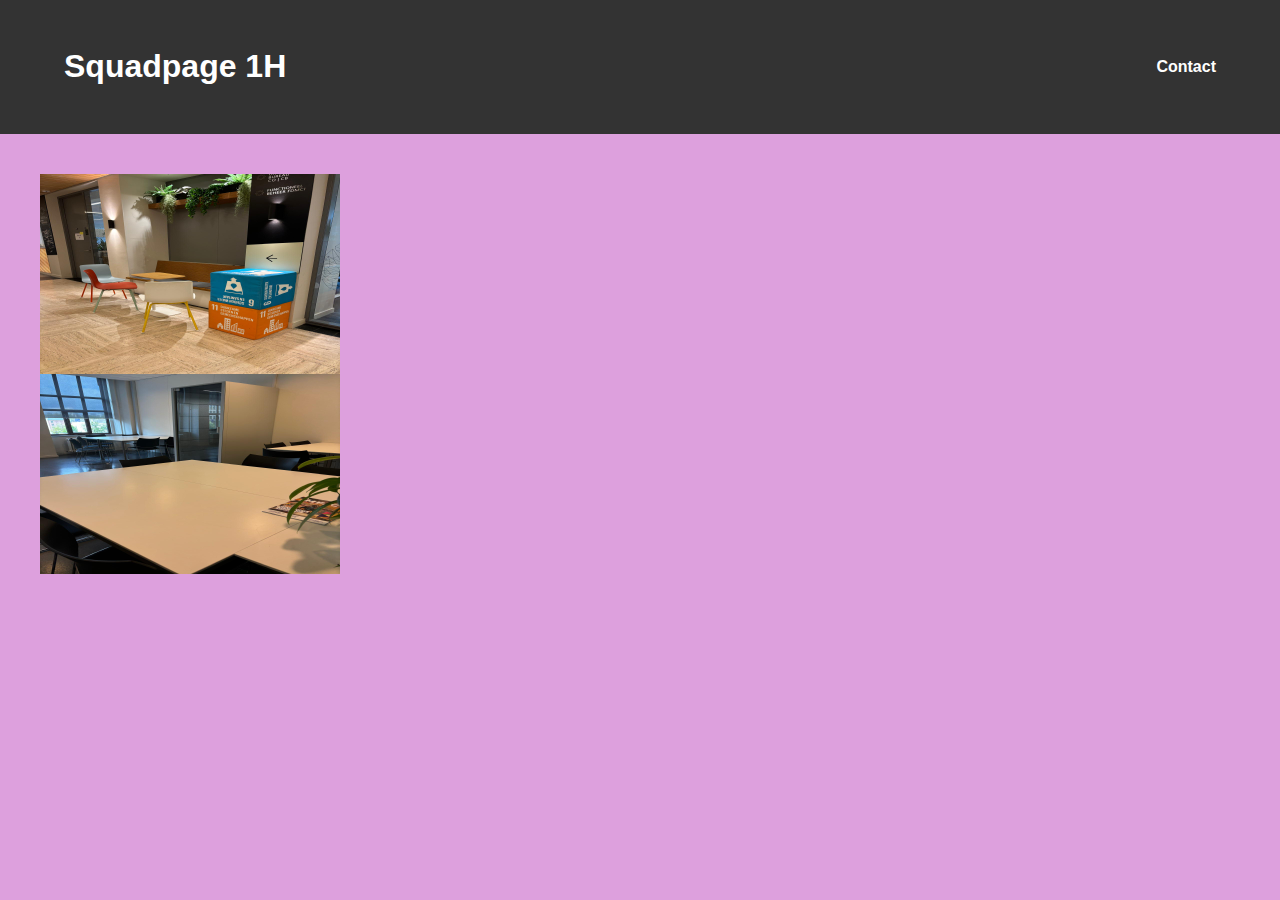
<file: index.html>
<!DOCTYPE html>
<html lang="en">
<head>
    <meta charset="UTF-8">
    <meta name="viewport" content="width=device-width, initial-scale=1.0">
    <title>Squadpage</title>
    <link rel="stylesheet" href="style.css">
</head>
<body>
    <header>
        <div class="container">
            <h1>Squadpage 1H</h1>
            <nav>
                <ul>
                    <li><a href="#">Contact</a></li>
                </ul>
            </nav>
        </div>
    </header>

    <main>
        <!-- <link rel="https://anouarab2.github.io/your-tribe-profile-card/">
        <link rel="https://anoukderooij24.github.io/your-tribe-profile-card/">
        <link rel="https://poormoa00.github.io/your-tribe-profile-card/"> -->
        <!-- <link rel="https://armanvd.github.io/your-tribe-profile-card/"> -->
        <!-- <link rel="https://kaiven7.github.io/your-tribe-profile-card/"> -->
        <!-- <link rel="https://kitkatisvibing.github.io/your-tribe-profile-card/"> -->
        <!-- <link rel="https://keremttc.github.io/your-tribe-profile-card/"> -->
        <!-- <link rel="https://kyantg.github.io/your-tribe-profile-card/"> -->
        <!-- <link rel="https://lutrian1.github.io/your-tribe-profile-card---Luuk/"> -->
        <!-- <link rel="https://miel775.github.io/your-tribe-profile-card/"> -->
        <!-- <link rel="https://mikiyas-hs.github.io/your-tribe-profile-card/"> -->
        <!-- <link rel="https://nawallox.github.io/your-tribe-profile-card/"> -->
        <!-- <link rel="https://nayomekaia.github.io/your-tribe-profile-card/"> -->
        <!-- <link rel="https://renzowille.github.io/your-tribe-profile-card/index.html"> -->
        <!-- <link rel="https://reyrey-https.github.io/your-tribe-profile-card/"> -->
        <!-- <link rel="https://rickfdnd.github.io/your-tribe-profile-card/"> -->
        <!-- <link rel="https://ryryesther.github.io/your-tribe-profile-card/"> -->
        <!-- <link rel="https://safae-e.github.io/your-tribe-profile-card/"> -->
        <!-- <link rel="https://saschavanvliet.github.io/your-tribe-profile-card/"> -->
        <!-- <link rel="https://sebastiaan-hva.github.io/your-tribe-profile-card/"> -->
        <!-- <link rel="https://senneb31.github.io/your-tribe-profile-card/"> -->
        <!-- <link rel="https://sidopjescherm.github.io/your-tribe-profile-card/"> -->
        <!-- <link rel="https://misspastelwitch.github.io/your-tribe-profile-card/"> -->
        <!-- <link rel="https://suleymanhg.github.io/Visitekaart-FDND/"> -->
        <!-- <link rel="https://tindyy.github.io/Profile-card/"> -->
        <!-- <link rel="https://yamenal.github.io/your-tribe-profile-card/"> -->
        <article>
        <img src="assets/IMG-20240913-WA0001.jpg" width="300" height="200">
        </article>
        <article>
        <img src="assets/IMG-20240913-WA0002.jpg" width="300" height="200">
        </article>
    </main>
</body>
</html>
</file>
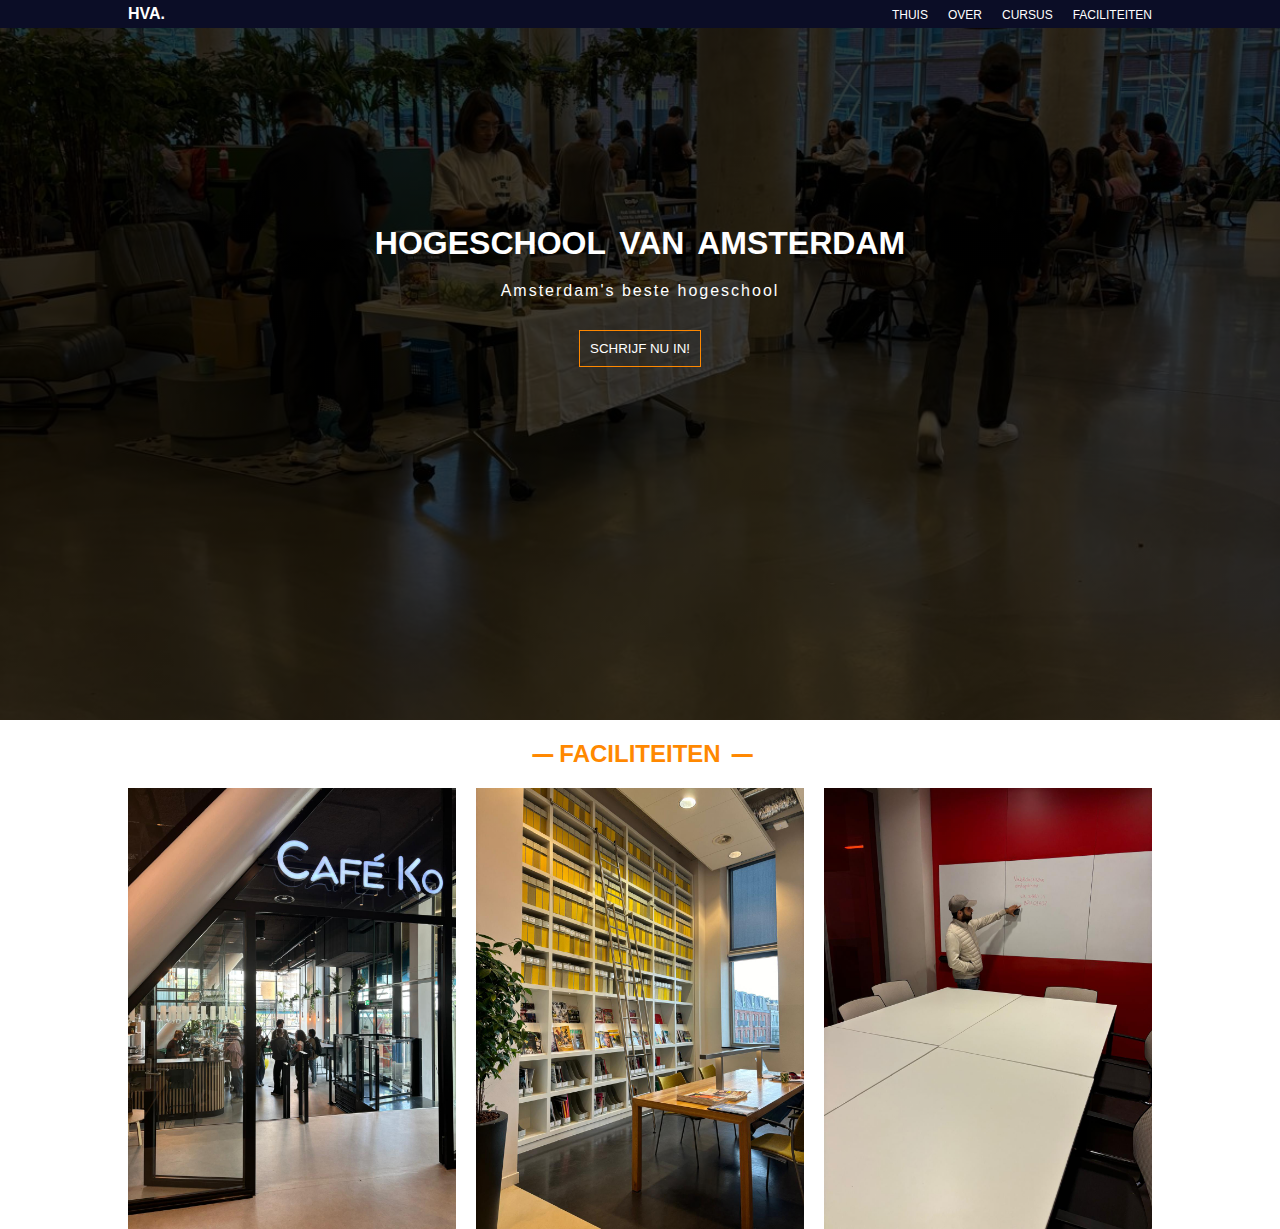
<file: amstelcampus.html>
<!DOCTYPE html>
<html lang="en">
    <head>
        <meta charset="UTF-8">
        <meta http-equiv="X-AU-Compatible" content="IE=edge">
        <meta name="viewport" content="width=device-width, initial-scale=1.0">
       <link rel="stylesheet" href="amstelcampus.css">
        <title>Amstelcampus</title>   

    </head>
    <body>
        <nav class="navlist">
            <ul>
                <li><h4>HVA.</h4></li>
                <li><a href="">THUIS</a></li>
                <li><a href="">OVER</a></li>
                <li><a href="">CURSUS</a></li>
                <li><a href="">FACILITEITEN</a></li>
            </ul>
        </nav>
<div class="container">
    <h1>HOGESCHOOL VAN AMSTERDAM</h1>
    <p>Amsterdam's beste hogeschool</p>
    <button><a href="">SCHRIJF NU IN!</a></button>
</div>
<div class="content-box">
    <h2>FACILITEITEN</h2>
    <div class="row">
        <div class="column">
            <a href=""><img src="assets/IMG-20240913-WA0003.jpg"></a>
            <a href="">KANTINE</a>
        </div>
        <div class="column">
            <a href=""><img src="assets/IMG-20240913-WA0024.jpg"></a>
            <a href="">BIEBLIOTHEEK</a>
        </div>
        <div class="column">
            <a href=""><img src="assets/IMG-20240913-WA0007.jpg"></a>
            <a href="">VERGADERZAAL</a>
        </div>
    </div>
</div>
    </body>
</html>
</file>
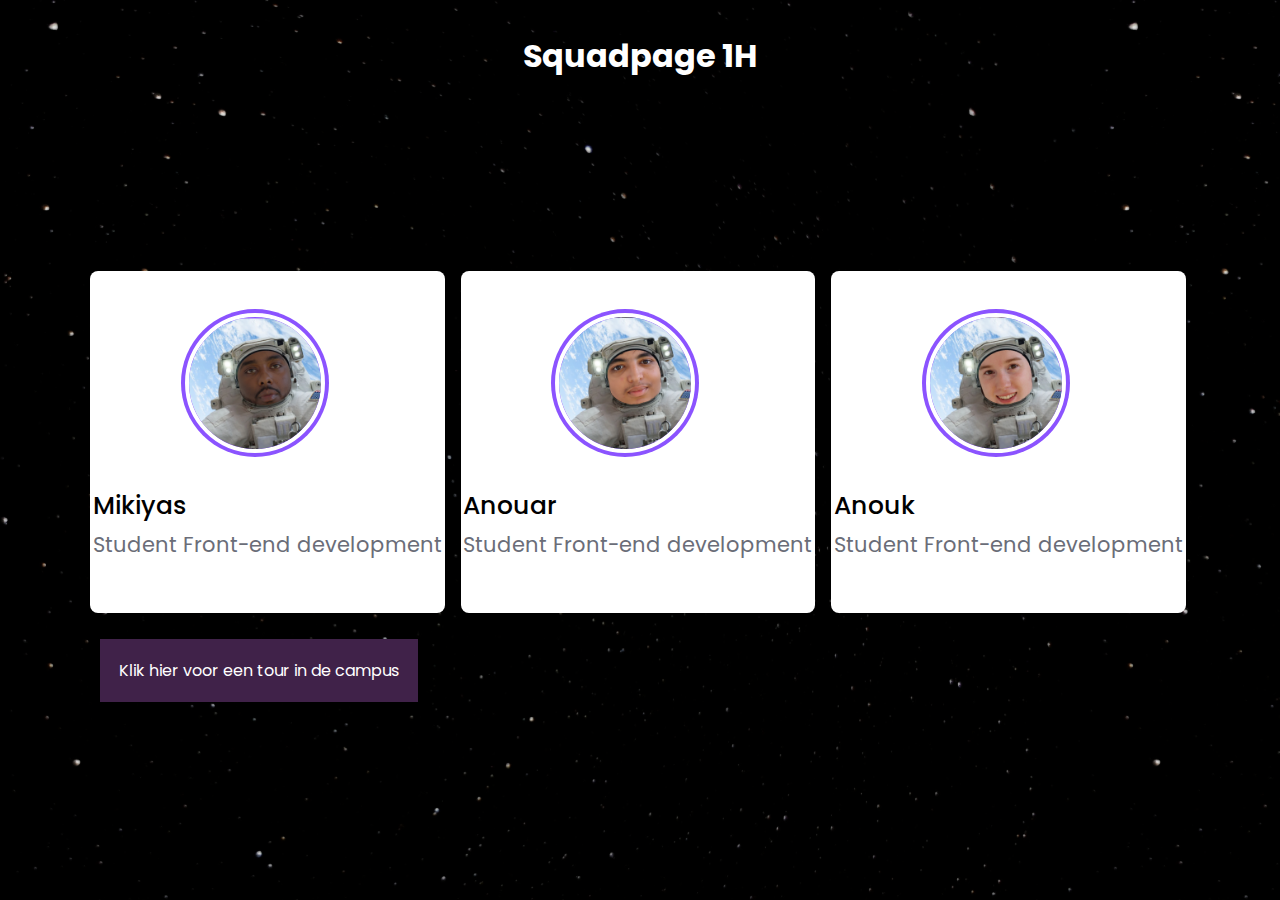
<file: mikiyas.html>
<html>

<head>
    <meta charset="utf-8">
    <title>Squadpage 1H en Amstelcampus</title>
    <link rel="stylesheet" href="mikiyas.css">
    <meta name="viewport" content="width=device-width, initial-scale=1.0">
    <link rel="stylesheet" href="https://cdnjs.cloudflare.com/ajax/libs/font-awesome/6.3.0/css/all.min.css">
    <script src="mikiyas.js" defer></script>
</head>

<body>
    <h1>Squadpage 1H</h1>
    <div class="wrapper">
        <!-- <button id="left" class="fa-solid fa-angle-left"></button> -->
        <ul class="carousel">
            <li class="card">
                <a href="https://mikiyas-hs.github.io/your-tribe-profile-card/"> <!--link naar visitekaartje-->
                    <div class="img"><img src="images/Squad1H-Nikiyas ruimte.png" alt="img"></div>
                    <!--foto binnen carouselkaartje-->
                    <h2>Mikiyas</h2> <!--naam persoon-->
                    <span>Student Front-end development</span>
                </a>
            </li>
            <li class="card">
                <a href="https://anouarab2.github.io/your-tribe-profile-card/">
                    <div class="img"><img src="images/Squad1H-anouar ruimte.png" alt="img"></div>
                    <h2>Anouar</h2>
                    <span>Student Front-end development</span>
                </a>
            </li>
            <li class="card">
                <a href="https://anoukderooij24.github.io/your-tribe-profile-card/">
                    <div class="img"><img src="images/Squad1H-anouk ruimte.png" alt="img"></div>
                    <h2>Anouk</h2>
                    <span>Student Front-end development</span>
                </a>
            </li>
            <li class="card">
                <a href="https://poormoa00.github.io/your-tribe-profile-card/">
                    <div class="img"><img src="images/Squad1H-Aria ruimte.png" alt="img"></div>
                    <h2>Aria</h2>
                    <span>Student Front-end development</span>
                </a>
            </li>
            <li class="card">
                <a href="https://armanvd.github.io/your-tribe-profile-card/">
                    <div class="img"><img src="images/Squad1H-arman ruimte.png" alt="img"></div>
                    <h2>Arman</h2>
                    <span>Student Front-end development</span>
                </a>
            </li>
            <li class="card">
                <!-- <a href="" -->
                <div class="img"><img src="images/Squad1H-daan ruimte.png" alt="img"></div>
                <h2>Daan</h2>
                <span>Student Front-end development</span>
            </li>
            <li class="card">
                <div class="img"><img src="images/Squad1H-finn ruimte.png" alt="img"></div>
                <h2>Finn</h2>
                <span>Student Front-end development</span>
            </li>
            <li class="card">
                <a href="https://kaiven7.github.io/your-tribe-profile-card/">
                    <div class="img"><img src="images/Squad1H-kai ruimte.png" alt="img"></div>
                    <h2>Kai</h2>
                    <span>Student Front-end development</span>
                </a>
            </li>
            <li class="card">
                <a href="https://kitkatisvibing.github.io/your-tribe-profile-card/">
                    <div class="img"><img src="images/Squad1H-kate ruimte.png" alt="img"></div>
                    <h2>Kate</h2>
                    <span>Student Front-end development</span>
                </a>
            </li>
            <li class="card">
                <a href="https://keremttc.github.io/your-tribe-profile-card/">
                    <div class="img"><img src="images/Squad1H-kerem ruimte.png" alt="img"></div>
                    <h2>Kerem</h2>
                    <span>Student Front-end development</span>
                </a>
            </li>
            <li class="card">
                <a href="https://kyantg.github.io/your-tribe-profile-card/">
                    <div class="img"><img src="images/Squad1H-kyan ruimte.jpg" alt="img"></div>
                    <h2>Kyan</h2>
                    <span>Student Front-end development</span>
                </a>
            </li>
            <li class="card">
                <a href="https://lutrian1.github.io/your-tribe-profile-card---Luuk/">
                    <div class="img"><img src="images/Squad1H-luuk ruimte.png" alt="img"></div>
                    <h2>Luuk</h2>
                    <span>Student Front-end development</span>
                </a>
            </li>
            <li class="card">
                <div class="img"><img src="images/Squad1H-marije ruimte.png" alt="img"></div>
                <h2>Marije</h2>
                <span>Student Front-end development</span>
            </li>
            <li class="card">
                <a href="https://miel775.github.io/your-tribe-profile-card/">
                    <div class="img"><img src="images/Squad1H-miel ruimte.jpg" alt="img"></div>
                    <h2>Miel</h2>
                    <span>Student Front-end development</span>
                </a>
            </li>
            <li class="card">
                <a href="https://nawallox.github.io/your-tribe-profile-card/">
                    <div class="img"><img src="images/Squad1H-nawal ruimte.png" alt="img"></div>
                    <h2>Nawal</h2>
                    <span>Student Front-end development</span>
                </a>
            </li>
            <li class="card">
                <a href="https://nayomekaia.github.io/your-tribe-profile-card/">
                    <div class="img"><img src="images/Squad1H-Nayome ruimte.png" alt="img"></div>
                    <h2>Nayome</h2>
                    <span>Student Front-end development</span>
                </a>
            </li>
            <li class="card">
                <div class="img"><img src="images/Squad1H-rapha ruimte.png" alt="img"></div>
                <h2>Rapha</h2>
                <span>Student Front-end development</span>
            </li>
            <li class="card">
                <a href="https://renzowille.github.io/your-tribe-profile-card/index.html">
                    <div class="img"><img src="images/Squad1H-renzo ruimte.png" alt="img"></div>
                    <h2>Renzo</h2>
                    <span>Student Front-end development</span>
                </a>
            </li>
            <li class="card">
                <a href="https://reyrey-https.github.io/your-tribe-profile-card/">
                    <div class="img"><img src="images/Squad1H-reyhan ruimte.png" alt="img"></div>
                    <h2>Reyhan</h2>
                    <span>Student Front-end development</span>
                </a>
            </li>
            <li class="card">
                <a href="https://rickfdnd.github.io/your-tribe-profile-card/">
                    <div class="img"><img src="images/Squad1H-rick ruimte.png" alt="img"></div>
                    <h2>Rick</h2>
                    <span>Student Front-end development</span>
                </a>
            </li>
            <li class="card">
                <a href="https://ryryesther.github.io/your-tribe-profile-card/">
                    <div class="img"><img src="images/Squad1H-riley ruimte.png" alt="img"></div>
                    <h2>Riley</h2>
                    <span>Student Front-end development</span>
                </a>
            </li>
            <li class="card">
                <a href="https://safae-e.github.io/your-tribe-profile-card/">
                    <div class="img"><img src="images/Squad1H-safoe ruimte.png" alt="img"></div>
                    <h2>Safae</h2>
                    <span>Student Front-end development</span>
                </a>
            </li>
            <li class="card">
                <a href="https://sebastiaan-hva.github.io/your-tribe-profile-card/">
                    <div class="img"><img src="images/Squad1H-sebastiaan ruimte.png" alt="img"></div>
                    <h2>Sebastiaan</h2>
                    <span>Student Front-end development</span>
                </a>
            </li>
            <li class="card">
                <a href="https://senneb31.github.io/your-tribe-profile-card/">
                    <div class="img"><img src="images/Squad1H-senne ruimte.jpg" alt="img"></div>
                    <h2>Senne</h2>
                    <span>Student Front-end development</span>
                </a>
            </li>
            <li class="card">
                <a href="https://sidopjescherm.github.io/your-tribe-profile-card/">
                    <div class="img"><img src="images/Squad1H-sidney ruimte.png" alt="img"></div>
                    <h2>Sidney</h2>
                    <span>Student Front-end development</span>
                </a>
            </li>
            <li class="card">
                <div class="img"><img src="images/Squad1H-sjors ruimte.png" alt="img"></div>
                <h2>Sjors</h2>
                <span>Student Front-end development</span>
            </li>
            <li class="card">
                <a href="https://misspastelwitch.github.io/your-tribe-profile-card/">
                    <div class="img"><img src="images/Squad1H-stella ruimte.png" alt="img"></div>
                    <h2>Stella</h2>
                    <span>Student Front-end development</span>
                </a>
            </li>
            <li class="card">
                <a href="https://suleymanhg.github.io/Visitekaart-FDND/">
                    <div class="img"><img src="images/Squad1H-suleyman ruimte.jpg" alt="img"></div>
                    <h2>Suleyman</h2>
                    <span>Student Front-end development</span>
                </a>
            </li>
            <li class="card">
                <a href="https://tindyy.github.io/Profile-card/">
                    <div class="img"><img src="images/Squad1H-tessa ruimte.jpg" alt="img"></div>
                    <h2>Tessa</h2>
                    <span>Student Front-end development</span>
                </a>
            </li>
            <li class="card">
                <a href="https://yamenal.github.io/your-tribe-profile-card/">
                    <div class="img"><img src="images/Squad1H-yamen ruimte.png" alt="img"></div>
                    <h2>Yamen</h2>
                    <span>Student Front-end development</span>
                    </li>
                    <li class="card">
                        <div class="img"><img src="images/sacha ruimte.png" alt="img"></div>
                        <h2>Sascha</h2>
                        <span>Student Front-end development</span>
                        </li>
            </ul>
            <i id="right" class="fa-solid fa-angle-right"></i>
            <a href="amstelcampus.html" id="button">Klik hier voor een tour in de campus</a>
        </div>
    </body>
</html>
</file>
<file: style.css>
:root {
    color: black;
}

header {
    background: white;
}

body {
    margin: 0;
    font-family: 'Arial', sans-serif;
    line-height: 1.6;
    background-color: #f4f4f4;
    background: plum;
}

/* Header styling */
header {
    background-color: #333;
    color: #fff;
    padding: 20px 0;
}

header .container {
    display: flex;
    justify-content: space-between;
    align-items: center;
    width: 90%;
    margin: 0 auto;
}

/* Navigatie styling */
header nav ul {
    list-style: none;
    display: flex;
}

header nav ul li {
    margin-left: 20px;
}

header nav ul li a {
    color: #fff;
    text-decoration: none;
    font-weight: bold;
}

header nav ul li a:hover {
    color: #8428a0;
}

/* Main content styling */
main {
    padding: 40px 20px;
    max-width: 1200px;
    margin: 0 auto;
}

main section {
    background-color: #fff;
    padding: 20px;
    box-shadow: 0 2px 5px rgba(0, 0, 0, 0.1);
}

article {
    display: grid;
    grid-template-columns: 1fr 1fr;
}
</file>
<file: amstelcampus.css>
*{
    margin: 0;
    padding: 0;
    box-sizing: border-box;
    font-family: sans-serif;
    transition: 0.6s;
}

a{
    color: #fff;
    text-decoration: none;
}

.navlist{
    width:  100%;
    padding: 5px 10vw;
    position: fixed;
    background: rgb(11, 13, 38);
    z-index: 10;

}

.navlist ul{
    display: flex;
    list-style: none;
}

.navlist ul li:first-child{
    flex: 1;
}
.navlist ul h4{
    font-family: sans-serif;
    color: #fff;
}
.navlist ul a{
    margin-left: 20px;
    font-size: 12px;
}

.navlist ul a:hover{
color: #f80;
}

.container{
    width: 100%;
    height: 80vh;
    padding-top: 25vh;
    background-image: linear-gradient(#000000c3, #000000c3), url(assets/IMG-20240913-WA0009.jpg);
    background-size: cover;
    background-position: center;
    background-repeat: no-repeat;
    text-align: center;
    color: #fff;
}

.container h1{
    font-family: sans-serif;
    margin-bottom: 20px;
    word-spacing: 5px;
}

.container p{
    margin-bottom: 30px;
    letter-spacing: 2px;
}

.container button{
    padding: 10px;
    background: none;
    border: 1px solid #f80;
}

.container button:hover{
    background: #f80;
}

.content-box{
    width: 80%;
    margin: auto;
}
.content-box>h2{
    text-align: center;
    color: #f80;
    margin: 20px;
}
.content-box>h2::before, .content-box>h2::after{
    content: "------";
    letter-spacing: -5px;
    margin: 0 10px;
}

.content-box .row{
    display: flex;
    justify-content: space-between;
}

.content-box .column{
    width: 32%;
    height: auto;
    position: relative;
    overflow:  hidden;
}

.content-box img{
    width: 100%;
    height: 100%;
}

.content-box .column a:last-child{
    position: absolute;
    width: 100%;
    height: 0%;
    top: 100%;
    left: 0;
    bottom: 0;
    background: #ff8800c3;
    text-align: center;
    line-height: 35vw;
    font-size: 3vw;
}

.content-box .column:hover a:last-child{
    height: 100%;
    top: 0;
}

footer{
    margin-top: 40px;
    background: #ccc;
}

footer ul{
    display: flex;
    list-style: none;
    justify-content: center;
}

footer ul li{
    margin: 10px;
}

@media (max-width: 700px){
    .content-box .row{
        flex-direction: column;
    }
    .content-box .column{
        width: 80%;
        margin: 0 auto;
    }
    .content-box .column a:last-child{
        line-height: 80vw;
        font-size: 6vw;
    }
}
</file>
<file: mikiyas.css>
@import url('https://fonts.googleapis.com/css2?family=Poppins:wght@400;500;600&display=swap');

* {
    margin: 0;
    padding: 0;
    box-sizing: border-box;
    font-family: "poppins", sans-serif;
}

h1 {
    position: absolute;
    margin: 0;
    top: 1em;
    color: white;
}

body {
    display: flex;
    align-items: center;
    justify-content: center;
    background-color: #000000;
    background: linear-gradient(to top, #342738 #5f078ba5, #493472);
    background-image: url(images/IMG_2743[1]\ ljnd.PNG);
}

/* class voor de volledige carousel */
.wrapper {
    max-width: 1100px;
    width: 100%;
    position: relative;
}

/* 
.wrapper button {
    height: 50px;
    width: 50px;
    background: #fff;
    text-align: center;
    line-height: 50px;
    border-radius: 50%;
    cursor: pointer;
    position: absolute;
    top: 50%;
    font-size: 1.25rem;
    transform: translateY(-50%);
    box-shadow: 0 3px 6px rgba(0, 0, 0, 0.23);
}

.wrapper button:first-child {
    left: 2em;
}

.wrapper button:nth-child(2) {
    right: 1em;
} */

/* carousel styling */
.wrapper .carousel {
    display: grid;
    grid-auto-flow: column;
    grid-auto-columns: calc((100%/3) - 12px);
    gap: 16px;
    overflow-x: auto;
    scroll-snap-type: x mandatory;
    /*zodat je soepel op de x-as kan scrollen */
    scroll-behavior: smooth;
    scrollbar-width: 0;
}

.carousel::-webkit-scrollbar {
    display: none;
}

.carousel :where(.card, .img) {
    display: flex;
    align-items: center;
    justify-content: center;
    flex-direction: column;
}

.carousel.no-transition {
    scroll-behavior: auto;
}

.carousel.dragging {
    scroll-snap-type: none;
    scroll-behavior: auto;
}

.carousel.dragging .card {
    cursor: grab;
    user-select: none;
}

.carousel .card {
    scroll-snap-align: start;
    height: 342px;
    list-style: none;
    background: #fff;
    border-radius: 8px;
    display: flex;
    cursor: pointer;
    padding-bottom: 15px;
    align-items: center;
    justify-content: center;
    flex-direction: column;
}

/* styling voor border foto */
.card .img {
    background: #8B53FF;
    width: 148px;
    height: 148;
    margin-left: 5.5em;
    border-radius: 50%;
}

.card .img img:hover{
    transition-duration: 2s;
    transform:perspective(15em) rotateY(1turn);
    backface-visibility: hidden;
    
}


.card .img img {
    width: 140px;
    height: 140px;
    object-fit: cover;
    border-radius: 50%;
    border: 4px solid #fff;
}

/* ondertitel in kaartje */
.card h2 {
    font-weight: 500;
    font-size: 1.56rem;
    margin: 30px 0 5px;
}

.card span {
    color: #6a6d78;
    font-size: 1.31rem;
}

a {
    text-decoration: none;
    color: #000000;
}

/* styling voor button onderaan de pagina */
a#button {
    position: absolute;
    justify-content: center;
    align-items: center;
    top: 23em;
    background-color: #402249;
    color: white;
    padding: 1.2em;
    transition: 0.3s;
}

a#button:hover {
    border-radius: 45%;
    background-color: pink;
    color: black;
    transform: translateY(-5px);
    box-shadow: 0 4px 20px rgba(0, 0, 0, 0.2);
}

@media screen and (max-width: 900px) {
    .wrapper .carousel {
        grid-auto-columns: calc((100% / 2) - 9px);
    }
}

@media screen and (max-width: 600px) {
    .wrapper .carousel {
        grid-auto-columns: 100%;
    }
}

/*
@import url('https://fonts.googleapis.com/css2?family=Poppins:wght@400;500;600&display=swap');
* {
    margin: 0;
    padding: 0;
    box-sizing: border-box;
    font-family: "poppins", sans-serif;
}
body{
    display: flex;
    align-items: center;
    justify-content: center;
    background: linear-gradient(to left top, #031A9A, #8B53FF);
}

.wrapper{
    max-width: 1100px;
    width: 100%;
    position: relative;
}
.wrapper i {
    height: 50px;
    width: 50px;
    background: #fff;
    text-align: center;
    line-height: 50px;
    border-radius: 50%;
    cursor: pointer;
    position: absolute;
    top: 50%;
    font-size: 1.25rem;
    transform: translateY(-50%);
    box-shadow: 0 3px 6px rgba(0, 0, 0, 0.23);

}
.wrapper i:first-child {
    left: -22px;
}
.wrapper i:last-child {
    right: -22px;
}
.wrapper .carousel{
    display: grid;
    grid-auto-flow: column;
    grid-auto-columns: calc((100%/3) - 12px);
    gap: 16px;
    overflow-x: auto;
    scroll-snap-type: x mandatory;
    scroll-behavior: smooth; 
    scrollbar-width: 0;
}
.carousel::-webkit-scrollbar {
    display: none;
}
.carousel :where(.card, .img){
    display: flex;
    align-items: center;
    justify-content: center;
    flex-direction: column;
}
.carousel.no-transition { 
    scroll-behavior: auto;
}
.carousel.dragging {
    scroll-snap-type: none;
    scroll-behavior: auto;
}
.carousel.dragging .card {
    cursor: grab;
    user-select: none;
}
.carousel .card{
    scroll-snap-align: start;
    height: 342px;
    list-style: none;
    background: #fff;
    border-radius: 8px;
    display: flex;
    cursor: pointer;
    padding-bottom: 15px;
    align-items: center;
    justify-content: center;
    flex-direction: column;
}
.card .img{
    background: #8B53FF;
    width: 148px;
    height: 148;
    border-radius: 50%;
}
.card .img img {
width: 140px;
height: 140px;
object-fit: cover;
border-radius: 50%;
border: 4px solid #fff;
}

.card h2 {
    font-weight: 500;
    font-size: 1.56rem;
    margin: 30px 0 5px;
}
.card span{
    color: #6a6d78;
    font-size: 1.31rem;
}

@media screen and (max-width: 900px) {
    .wrapper .carousel {
        grid-auto-columns: calc((100% / 2) - 9px);
    }
}

@media screen and (max-width: 600px) {
    .wrapper .carousel {
        grid-auto-columns: 100%;
    }
}
*/
</file>
